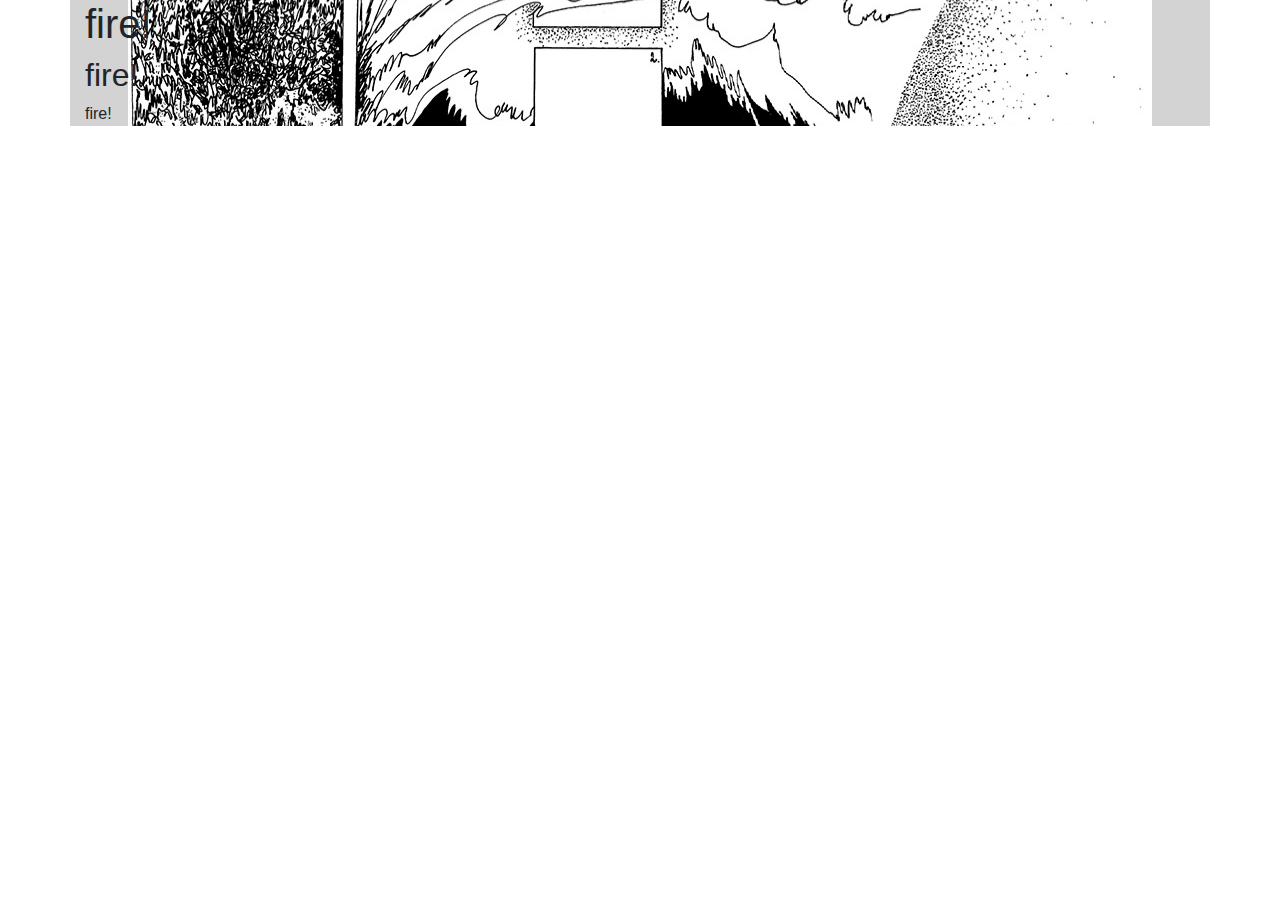
<file: index.html>
<!DOCTYPE html>
<html lang="ru">
  <head>
   <!-- Required meta tags -->
    <meta charset="utf-8">
    <meta name="viewport" content="width=device-width, initial-scale=1, shrink-to-fit=no">
    
    <!-- Bootstrap CSS -->
    <link rel="stylesheet" href="https://stackpath.bootstrapcdn.com/bootstrap/4.3.1/css/bootstrap.min.css" integrity="sha384-ggOyR0iXCbMQv3Xipma34MD+dH/1fQ784/j6cY/iJTQUOhcWr7x9JvoRxT2MZw1T" crossorigin="anonymous">
    
    <!-- Custom CSS -->
    <link rel="stylesheet" href="css/style.css">
    
    <title>Fajro</title>
    
  </head>
  <body>

	<div class="container" style="background-color:lightgray">      
      
	<div class="pic03">
		<h1>fire!</h1>
      	<h2>fire!</h2>
      	<p>fire!</p>
      
      </div>

    </div>
    
<script src="https://code.jquery.com/jquery-3.3.1.slim.min.js" integrity="sha384-q8i/X+965DzO0rT7abK41JStQIAqVgRVzpbzo5smXKp4YfRvH+8abtTE1Pi6jizo" crossorigin="anonymous"></script>
<script src="https://cdnjs.cloudflare.com/ajax/libs/popper.js/1.14.7/umd/popper.min.js" integrity="sha384-UO2eT0CpHqdSJQ6hJty5KVphtPhzWj9WO1clHTMGa3JDZwrnQq4sF86dIHNDz0W1" crossorigin="anonymous"></script>
<script src="https://stackpath.bootstrapcdn.com/bootstrap/4.3.1/js/bootstrap.min.js" integrity="sha384-JjSmVgyd0p3pXB1rRibZUAYoIIy6OrQ6VrjIEaFf/nJGzIxFDsf4x0xIM+B07jRM" crossorigin="anonymous"></script>
  </body>
</html>
</file>
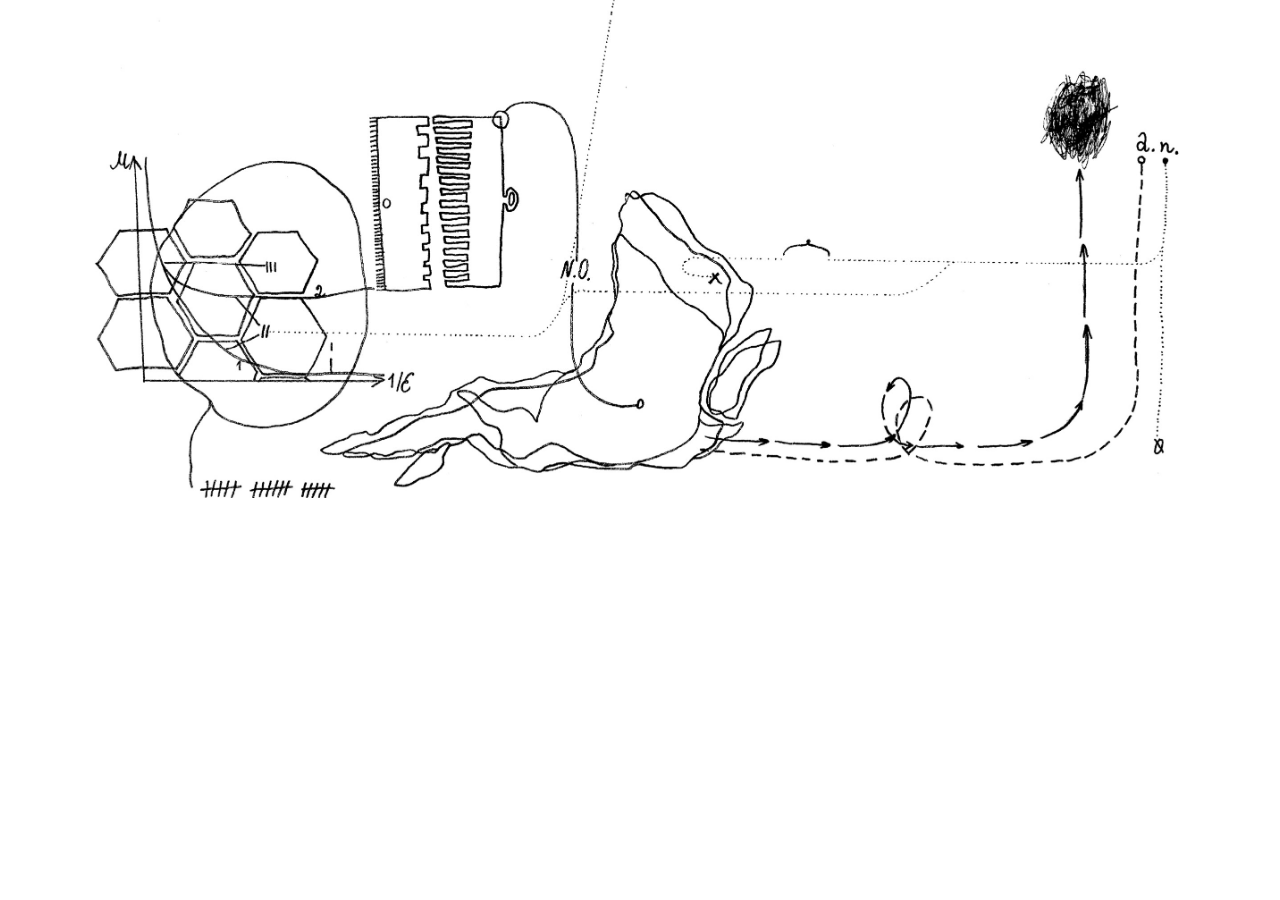
<file: diagram_h.html>
<!DOCTYPE html>
<html lang="en">
  <head>
    <meta charset="UTF-8">
    <meta http-equiv="X-UA-Compatible" content="IE=edge">
    <meta name="viewport" content="width=device-width, initial-scale=1">
    <title>Карта не уменьшаемая после 800 px</title>

    <!-- Bootstrap -->
    <link href="css/bootstrap.css" rel="stylesheet">
    <link href="css/style.css" rel="stylesheet" type="text/css">
  </head>
  <body>
<div class="container">
	<div class="diagram">
	<img src="images/katya_diagram.jpg" width="100%" alt=""/>
	</div>
	</div>
	
<!-- jQuery (necessary for Bootstrap's JavaScript plugins) --> 
    <script src="js/jquery-3.2.1.min.js"></script>

    <!-- Include all compiled plugins (below), or include individual files as needed --> 
    <script src="js/popper.min.js"></script>
    <script src="js/bootstrap.js"></script>
  </body>
</html>
</file>
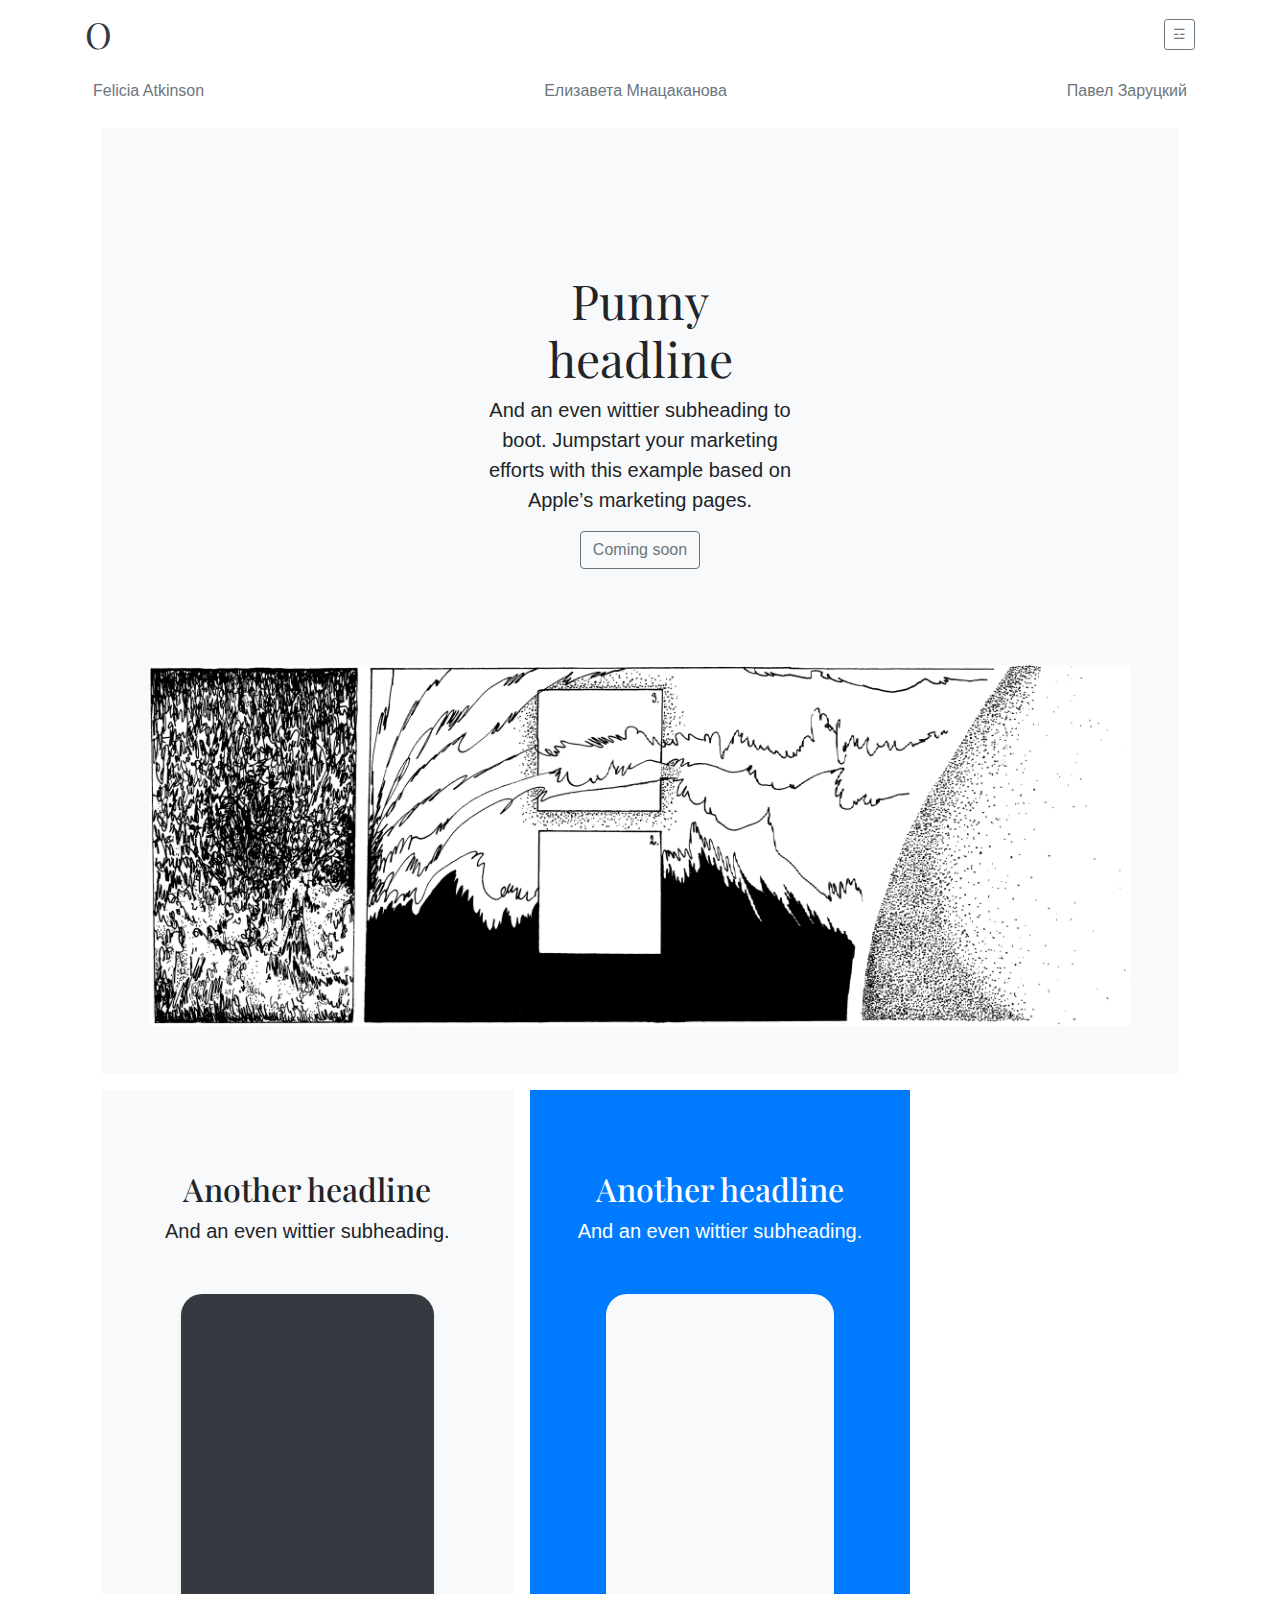
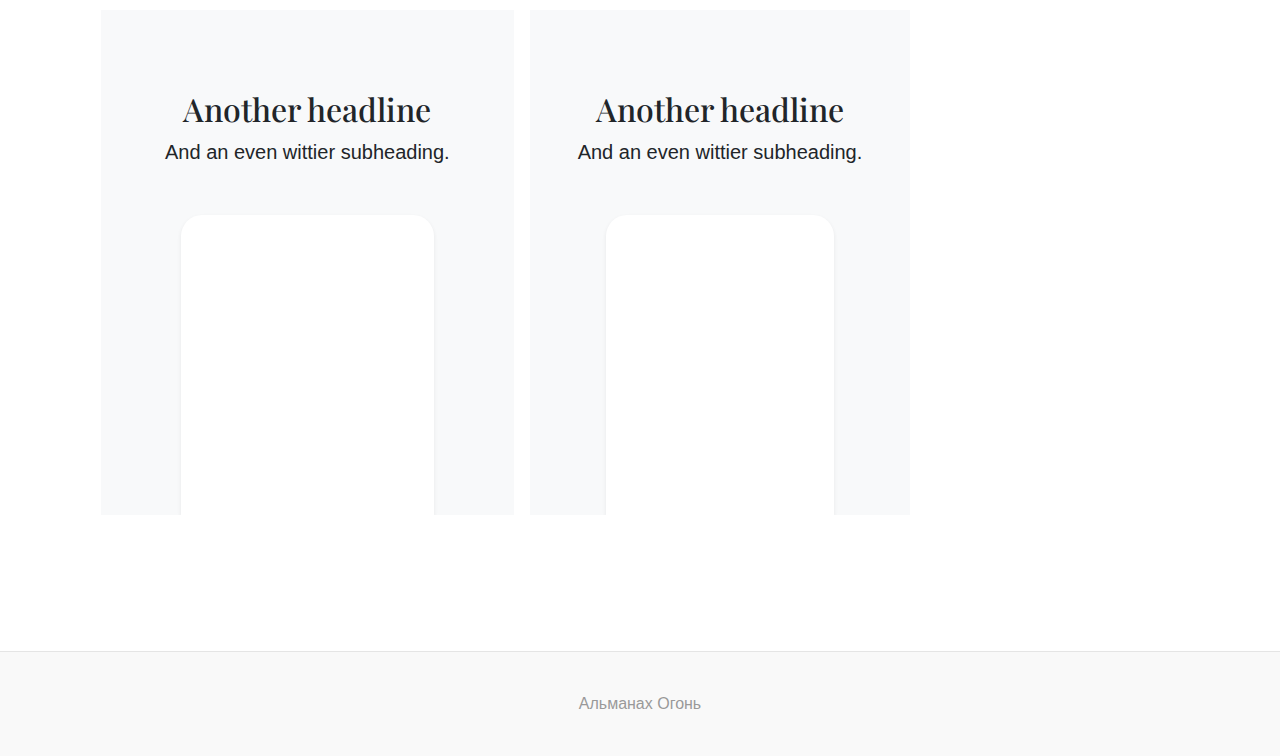
<file: firstpage.html>
<!doctype html>
<html lang="en">
  <head>
    <meta charset="utf-8">
    <meta name="viewport" content="width=device-width, initial-scale=1, shrink-to-fit=no">
    <meta name="description" content="">
    <meta name="author" content="MxPxFx, Ian Kurba, Катя Хасина, holistic agency, Альманах Огонь">
    <title>Альманах Огонь</title>


    <!-- Bootstrap core CSS -->
<link href="css/bootstrap.min.css" rel="stylesheet">

<link href="css/style.css" rel="stylesheet">


    <style>
      .bd-placeholder-img {
        font-size: 1.125rem;
        text-anchor: middle;
        -webkit-user-select: none;
        -moz-user-select: none;
        -ms-user-select: none;
        user-select: none;
      }

      @media (min-width: 768px) {
        .bd-placeholder-img-lg {
          font-size: 3.5rem;
        }
      }
    </style>
    <!-- Custom styles for this template -->
    <link href="https://fonts.googleapis.com/css?family=Playfair+Display:700,900" rel="stylesheet">
    <!-- Custom styles for this template -->
    <link href="css/blog.css" rel="stylesheet">
    
    
  </head>
  <body>
    <div class="container">
  <header class="blog-header py-3">
    <div class="row flex-nowrap justify-content-between align-items-center">
      <div class="col-4 text-left">
        <a class="blog-header-logo text-dark" href="#">O</a>
      </div>
      <div class="col-4 d-flex justify-content-end align-items-center">
        <a class="btn btn-sm btn-outline-secondary" href="#"> ☲ </a>
      </div>
    </div>
  </header>

  <div class="nav-scroller py-1 mb-2">
    <nav class="nav d-flex justify-content-between">
      <a class="p-2 text-muted" href="#">Felicia Atkinson</a>
      <a class="p-2 text-muted" href="#">Елизавета Мнацаканова</a>
      <a class="p-2 text-muted" href="#">Павел Заруцкий</a>

    </nav>
  </div>




<div class="position-relative overflow-hidden p-3 p-md-5 m-md-3 text-center bg-light">
  <div class="col-md-5 p-lg-5 mx-auto my-5">
    <h1 class="display-4 font-weight-normal">Punny headline</h1>
    <p class="lead font-weight-normal">And an even wittier subheading to boot. Jumpstart your marketing efforts with this example based on Apple’s marketing pages.</p>
    <a class="btn btn-outline-secondary" href="#">Coming soon</a>
  </div>
  <div class="product-device d-none d-md-block"><img src="images/pic03_1024x2.jpg" class="d-block w-100" alt=""/></div>
  <div class="product-device product-device-2 d-none d-md-block"></div>
</div>
	
	
<div class="d-md-flex flex-md-equal w-100 my-md-3 pl-md-3">
  <div class="bg-light mr-md-3 pt-3 px-3 pt-md-5 px-md-5 text-center overflow-hidden">
    <div class="my-3 p-3">
      <h2 class="display-5">Another headline</h2>
      <p class="lead">And an even wittier subheading.</p>
    </div>
    <div class="bg-dark shadow-sm mx-auto" style="width: 80%; height: 300px; border-radius: 21px 21px 0 0;"></div>
  </div>
  <div class="bg-primary mr-md-3 pt-3 px-3 pt-md-5 px-md-5 text-center text-white overflow-hidden">
    <div class="my-3 py-3">
      <h2 class="display-5">Another headline</h2>
      <p class="lead">And an even wittier subheading.</p>
    </div>
    <div class="bg-light shadow-sm mx-auto" style="width: 80%; height: 300px; border-radius: 21px 21px 0 0;"></div>
  </div>
</div>	
	
<div class="d-md-flex flex-md-equal w-100 my-md-3 pl-md-3">
  <div class="bg-light mr-md-3 pt-3 px-3 pt-md-5 px-md-5 text-center overflow-hidden">
    <div class="my-3 p-3">
      <h2 class="display-5">Another headline</h2>
      <p class="lead">And an even wittier subheading.</p>
    </div>
    <div class="bg-white shadow-sm mx-auto" style="width: 80%; height: 300px; border-radius: 21px 21px 0 0;"></div>
  </div>
  <div class="bg-light mr-md-3 pt-3 px-3 pt-md-5 px-md-5 text-center overflow-hidden">
    <div class="my-3 py-3">
      <h2 class="display-5">Another headline</h2>
      <p class="lead">And an even wittier subheading.</p>
    </div>
    <div class="bg-white shadow-sm mx-auto" style="width: 80%; height: 300px; border-radius: 21px 21px 0 0;"></div>
  </div>
</div>
  
  		
  						<br><br><br><br><br>

  
</div>

<main role="main" class="container"> <!-- /.row -->

</main><!-- /.container -->

<footer class="blog-footer">
  <p>Альманах Огонь</p>
</footer>
</body>
</html>
</file>
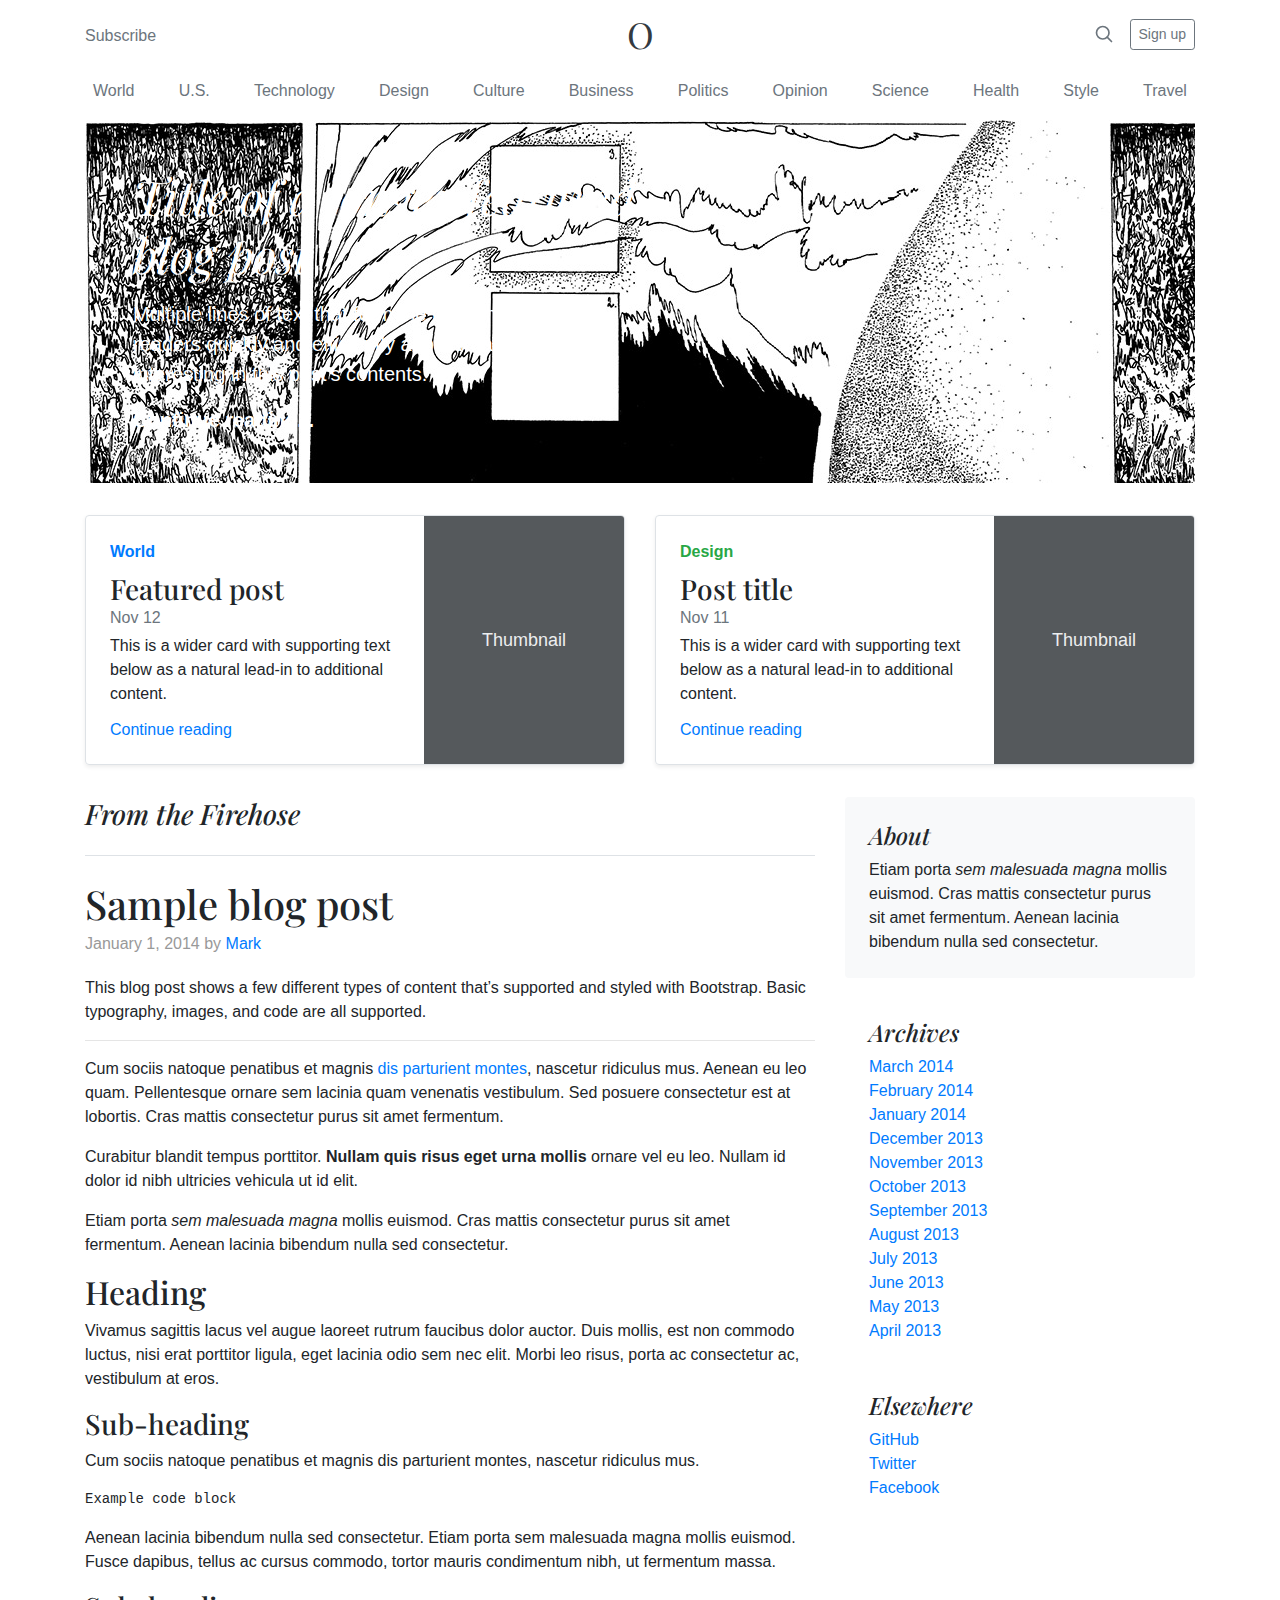
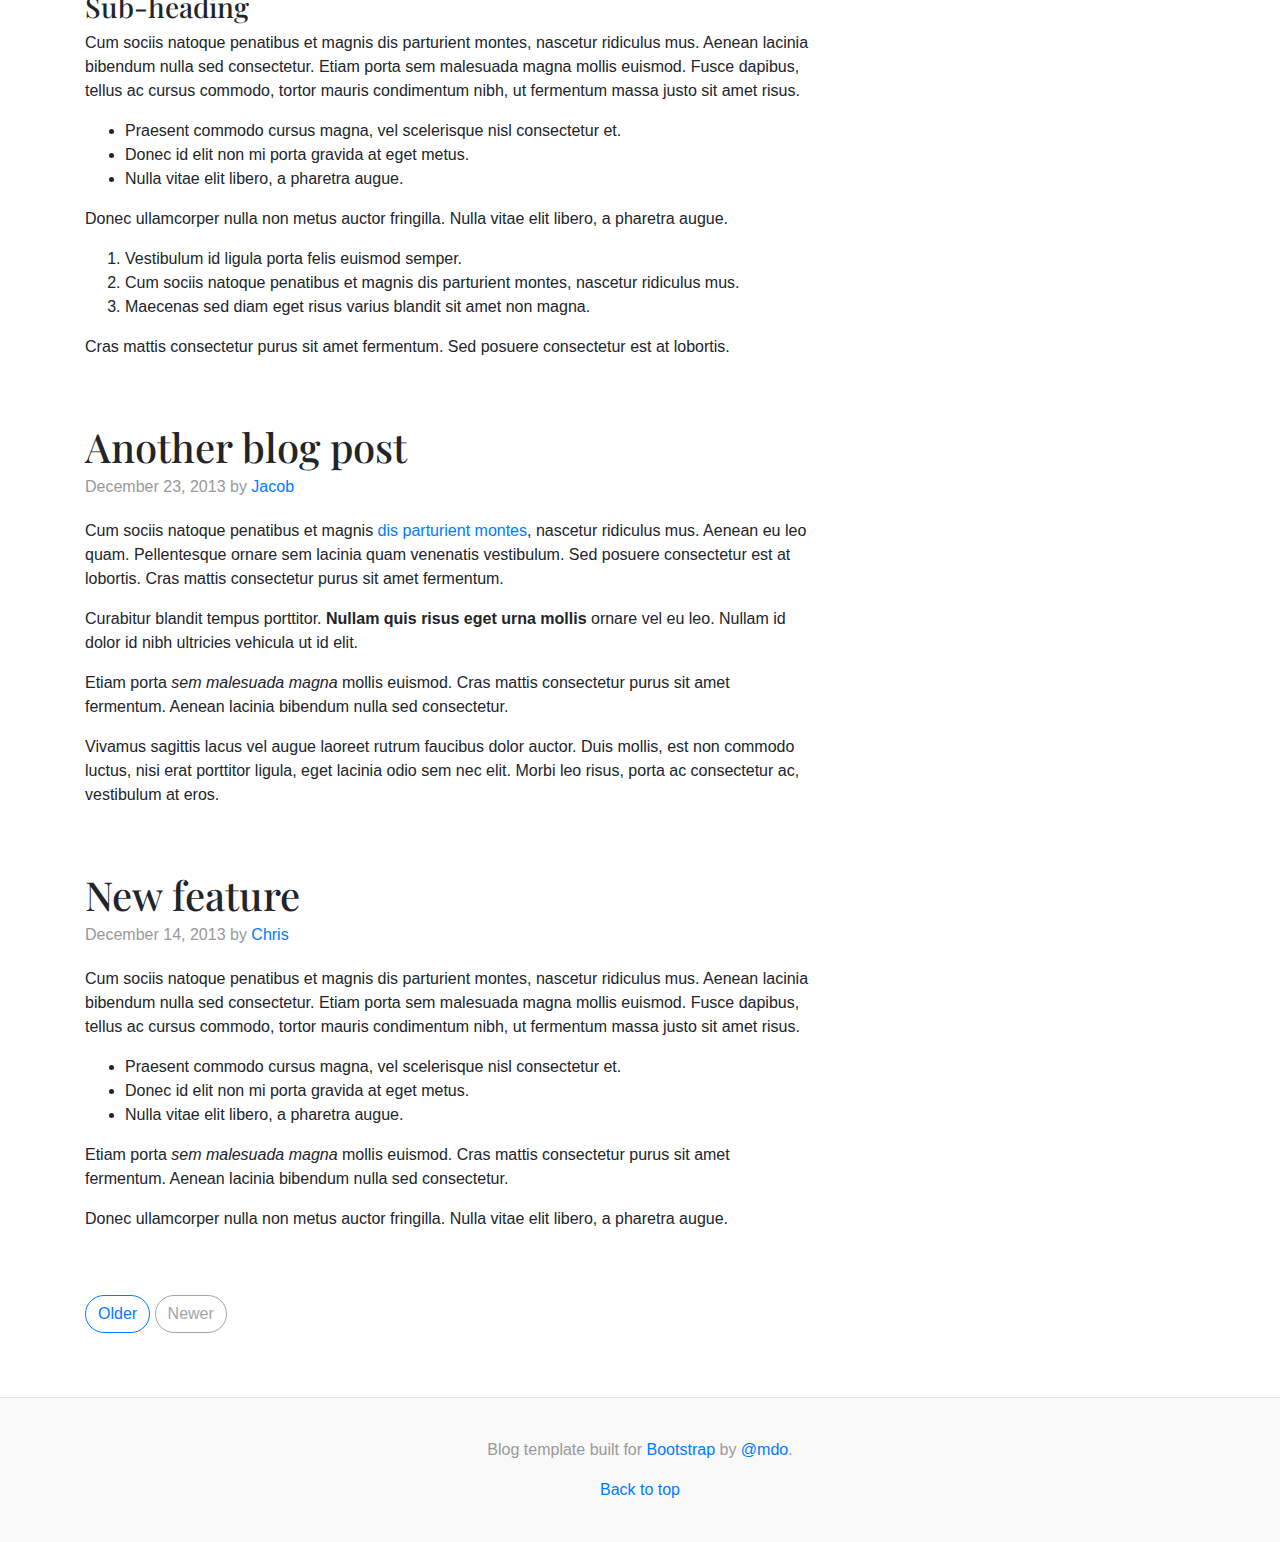
<file: firstpage_BU.html>
<!doctype html>
<html lang="en">
  <head>
    <meta charset="utf-8">
    <meta name="viewport" content="width=device-width, initial-scale=1, shrink-to-fit=no">
    <meta name="description" content="">
    <meta name="author" content="MxPxFx, Ian Kurba, Катя Хасина, holistic agency, Альманах Огонь">
    <title>Альманах Огонь</title>


    <!-- Bootstrap core CSS -->
<link href="css/bootstrap.min.css" rel="stylesheet">

<link href="css/style.css" rel="stylesheet">


    <style>
      .bd-placeholder-img {
        font-size: 1.125rem;
        text-anchor: middle;
        -webkit-user-select: none;
        -moz-user-select: none;
        -ms-user-select: none;
        user-select: none;
      }

      @media (min-width: 768px) {
        .bd-placeholder-img-lg {
          font-size: 3.5rem;
        }
      }
    </style>
    <!-- Custom styles for this template -->
    <link href="https://fonts.googleapis.com/css?family=Playfair+Display:700,900" rel="stylesheet">
    <!-- Custom styles for this template -->
    <link href="css/blog.css" rel="stylesheet">
    
    
  </head>
  <body>
    <div class="container">
  <header class="blog-header py-3">
    <div class="row flex-nowrap justify-content-between align-items-center">
      <div class="col-4 pt-1">
        <a class="text-muted" href="#">Subscribe</a>
      </div>
      <div class="col-4 text-center">
        <a class="blog-header-logo text-dark" href="#">O</a>
      </div>
      <div class="col-4 d-flex justify-content-end align-items-center">
        <a class="text-muted" href="#">
          <svg xmlns="http://www.w3.org/2000/svg" width="20" height="20" fill="none" stroke="currentColor" stroke-linecap="round" stroke-linejoin="round" stroke-width="2" class="mx-3" role="img" viewBox="0 0 24 24" focusable="false"><title>Search</title><circle cx="10.5" cy="10.5" r="7.5"/><path d="M21 21l-5.2-5.2"/></svg>
        </a>
        <a class="btn btn-sm btn-outline-secondary" href="#">Sign up</a>
      </div>
    </div>
  </header>

  <div class="nav-scroller py-1 mb-2">
    <nav class="nav d-flex justify-content-between">
      <a class="p-2 text-muted" href="#">World</a>
      <a class="p-2 text-muted" href="#">U.S.</a>
      <a class="p-2 text-muted" href="#">Technology</a>
      <a class="p-2 text-muted" href="#">Design</a>
      <a class="p-2 text-muted" href="#">Culture</a>
      <a class="p-2 text-muted" href="#">Business</a>
      <a class="p-2 text-muted" href="#">Politics</a>
      <a class="p-2 text-muted" href="#">Opinion</a>
      <a class="p-2 text-muted" href="#">Science</a>
      <a class="p-2 text-muted" href="#">Health</a>
      <a class="p-2 text-muted" href="#">Style</a>
      <a class="p-2 text-muted" href="#">Travel</a>
    </nav>
  </div>

  <div class="jumbotron p-4 p-md-5 text-white rounded bg-dark max00img">
    <div class="col-md-6 px-0">
      <h1 class="display-4 font-italic">Title of a longer featured blog post</h1>
      <p class="lead my-3">Multiple lines of text that form the lede, informing new readers quickly and efficiently about what’s most interesting in this post’s contents.</p>
      <p class="lead mb-0"><a href="#" class="text-white font-weight-bold">Continue reading...</a></p>
    </div>
  </div>

  <div class="row mb-2">
    <div class="col-md-6">
      <div class="row no-gutters border rounded overflow-hidden flex-md-row mb-4 shadow-sm h-md-250 position-relative">
        <div class="col p-4 d-flex flex-column position-static">
          <strong class="d-inline-block mb-2 text-primary">World</strong>
          <h3 class="mb-0">Featured post</h3>
          <div class="mb-1 text-muted">Nov 12</div>
          <p class="card-text mb-auto">This is a wider card with supporting text below as a natural lead-in to additional content.</p>
          <a href="#" class="stretched-link">Continue reading</a>
        </div>
        <div class="col-auto d-none d-lg-block">
          <svg class="bd-placeholder-img" width="200" height="250" xmlns="http://www.w3.org/2000/svg" preserveAspectRatio="xMidYMid slice" focusable="false" role="img" aria-label="Placeholder: Thumbnail"><title>Placeholder</title><rect width="100%" height="100%" fill="#55595c"/><text x="50%" y="50%" fill="#eceeef" dy=".3em">Thumbnail</text></svg>
        </div>
      </div>
    </div>
    <div class="col-md-6">
      <div class="row no-gutters border rounded overflow-hidden flex-md-row mb-4 shadow-sm h-md-250 position-relative">
        <div class="col p-4 d-flex flex-column position-static">
          <strong class="d-inline-block mb-2 text-success">Design</strong>
          <h3 class="mb-0">Post title</h3>
          <div class="mb-1 text-muted">Nov 11</div>
          <p class="mb-auto">This is a wider card with supporting text below as a natural lead-in to additional content.</p>
          <a href="#" class="stretched-link">Continue reading</a>
        </div>
        <div class="col-auto d-none d-lg-block">
          <svg class="bd-placeholder-img" width="200" height="250" xmlns="http://www.w3.org/2000/svg" preserveAspectRatio="xMidYMid slice" focusable="false" role="img" aria-label="Placeholder: Thumbnail"><title>Placeholder</title><rect width="100%" height="100%" fill="#55595c"/><text x="50%" y="50%" fill="#eceeef" dy=".3em">Thumbnail</text></svg>
        </div>
      </div>
    </div>
  </div>
</div>

<main role="main" class="container">
  <div class="row">
    <div class="col-md-8 blog-main">
      <h3 class="pb-4 mb-4 font-italic border-bottom">
        From the Firehose
      </h3>

      <div class="blog-post">
        <h2 class="blog-post-title">Sample blog post</h2>
        <p class="blog-post-meta">January 1, 2014 by <a href="#">Mark</a></p>

        <p>This blog post shows a few different types of content that’s supported and styled with Bootstrap. Basic typography, images, and code are all supported.</p>
        <hr>
        <p>Cum sociis natoque penatibus et magnis <a href="#">dis parturient montes</a>, nascetur ridiculus mus. Aenean eu leo quam. Pellentesque ornare sem lacinia quam venenatis vestibulum. Sed posuere consectetur est at lobortis. Cras mattis consectetur purus sit amet fermentum.</p>
        <blockquote>
          <p>Curabitur blandit tempus porttitor. <strong>Nullam quis risus eget urna mollis</strong> ornare vel eu leo. Nullam id dolor id nibh ultricies vehicula ut id elit.</p>
        </blockquote>
        <p>Etiam porta <em>sem malesuada magna</em> mollis euismod. Cras mattis consectetur purus sit amet fermentum. Aenean lacinia bibendum nulla sed consectetur.</p>
        <h2>Heading</h2>
        <p>Vivamus sagittis lacus vel augue laoreet rutrum faucibus dolor auctor. Duis mollis, est non commodo luctus, nisi erat porttitor ligula, eget lacinia odio sem nec elit. Morbi leo risus, porta ac consectetur ac, vestibulum at eros.</p>
        <h3>Sub-heading</h3>
        <p>Cum sociis natoque penatibus et magnis dis parturient montes, nascetur ridiculus mus.</p>
        <pre><code>Example code block</code></pre>
        <p>Aenean lacinia bibendum nulla sed consectetur. Etiam porta sem malesuada magna mollis euismod. Fusce dapibus, tellus ac cursus commodo, tortor mauris condimentum nibh, ut fermentum massa.</p>
        <h3>Sub-heading</h3>
        <p>Cum sociis natoque penatibus et magnis dis parturient montes, nascetur ridiculus mus. Aenean lacinia bibendum nulla sed consectetur. Etiam porta sem malesuada magna mollis euismod. Fusce dapibus, tellus ac cursus commodo, tortor mauris condimentum nibh, ut fermentum massa justo sit amet risus.</p>
        <ul>
          <li>Praesent commodo cursus magna, vel scelerisque nisl consectetur et.</li>
          <li>Donec id elit non mi porta gravida at eget metus.</li>
          <li>Nulla vitae elit libero, a pharetra augue.</li>
        </ul>
        <p>Donec ullamcorper nulla non metus auctor fringilla. Nulla vitae elit libero, a pharetra augue.</p>
        <ol>
          <li>Vestibulum id ligula porta felis euismod semper.</li>
          <li>Cum sociis natoque penatibus et magnis dis parturient montes, nascetur ridiculus mus.</li>
          <li>Maecenas sed diam eget risus varius blandit sit amet non magna.</li>
        </ol>
        <p>Cras mattis consectetur purus sit amet fermentum. Sed posuere consectetur est at lobortis.</p>
      </div><!-- /.blog-post -->

      <div class="blog-post">
        <h2 class="blog-post-title">Another blog post</h2>
        <p class="blog-post-meta">December 23, 2013 by <a href="#">Jacob</a></p>

        <p>Cum sociis natoque penatibus et magnis <a href="#">dis parturient montes</a>, nascetur ridiculus mus. Aenean eu leo quam. Pellentesque ornare sem lacinia quam venenatis vestibulum. Sed posuere consectetur est at lobortis. Cras mattis consectetur purus sit amet fermentum.</p>
        <blockquote>
          <p>Curabitur blandit tempus porttitor. <strong>Nullam quis risus eget urna mollis</strong> ornare vel eu leo. Nullam id dolor id nibh ultricies vehicula ut id elit.</p>
        </blockquote>
        <p>Etiam porta <em>sem malesuada magna</em> mollis euismod. Cras mattis consectetur purus sit amet fermentum. Aenean lacinia bibendum nulla sed consectetur.</p>
        <p>Vivamus sagittis lacus vel augue laoreet rutrum faucibus dolor auctor. Duis mollis, est non commodo luctus, nisi erat porttitor ligula, eget lacinia odio sem nec elit. Morbi leo risus, porta ac consectetur ac, vestibulum at eros.</p>
      </div><!-- /.blog-post -->

      <div class="blog-post">
        <h2 class="blog-post-title">New feature</h2>
        <p class="blog-post-meta">December 14, 2013 by <a href="#">Chris</a></p>

        <p>Cum sociis natoque penatibus et magnis dis parturient montes, nascetur ridiculus mus. Aenean lacinia bibendum nulla sed consectetur. Etiam porta sem malesuada magna mollis euismod. Fusce dapibus, tellus ac cursus commodo, tortor mauris condimentum nibh, ut fermentum massa justo sit amet risus.</p>
        <ul>
          <li>Praesent commodo cursus magna, vel scelerisque nisl consectetur et.</li>
          <li>Donec id elit non mi porta gravida at eget metus.</li>
          <li>Nulla vitae elit libero, a pharetra augue.</li>
        </ul>
        <p>Etiam porta <em>sem malesuada magna</em> mollis euismod. Cras mattis consectetur purus sit amet fermentum. Aenean lacinia bibendum nulla sed consectetur.</p>
        <p>Donec ullamcorper nulla non metus auctor fringilla. Nulla vitae elit libero, a pharetra augue.</p>
      </div><!-- /.blog-post -->

      <nav class="blog-pagination">
        <a class="btn btn-outline-primary" href="#">Older</a>
        <a class="btn btn-outline-secondary disabled" href="#" tabindex="-1" aria-disabled="true">Newer</a>
      </nav>

    </div><!-- /.blog-main -->

    <aside class="col-md-4 blog-sidebar">
      <div class="p-4 mb-3 bg-light rounded">
        <h4 class="font-italic">About</h4>
        <p class="mb-0">Etiam porta <em>sem malesuada magna</em> mollis euismod. Cras mattis consectetur purus sit amet fermentum. Aenean lacinia bibendum nulla sed consectetur.</p>
      </div>

      <div class="p-4">
        <h4 class="font-italic">Archives</h4>
        <ol class="list-unstyled mb-0">
          <li><a href="#">March 2014</a></li>
          <li><a href="#">February 2014</a></li>
          <li><a href="#">January 2014</a></li>
          <li><a href="#">December 2013</a></li>
          <li><a href="#">November 2013</a></li>
          <li><a href="#">October 2013</a></li>
          <li><a href="#">September 2013</a></li>
          <li><a href="#">August 2013</a></li>
          <li><a href="#">July 2013</a></li>
          <li><a href="#">June 2013</a></li>
          <li><a href="#">May 2013</a></li>
          <li><a href="#">April 2013</a></li>
        </ol>
      </div>

      <div class="p-4">
        <h4 class="font-italic">Elsewhere</h4>
        <ol class="list-unstyled">
          <li><a href="#">GitHub</a></li>
          <li><a href="#">Twitter</a></li>
          <li><a href="#">Facebook</a></li>
        </ol>
      </div>
    </aside><!-- /.blog-sidebar -->

  </div><!-- /.row -->

</main><!-- /.container -->

<footer class="blog-footer">
  <p>Blog template built for <a href="https://getbootstrap.com/">Bootstrap</a> by <a href="https://twitter.com/mdo">@mdo</a>.</p>
  <p>
    <a href="#">Back to top</a>
  </p>
</footer>
</body>
</html>
</file>
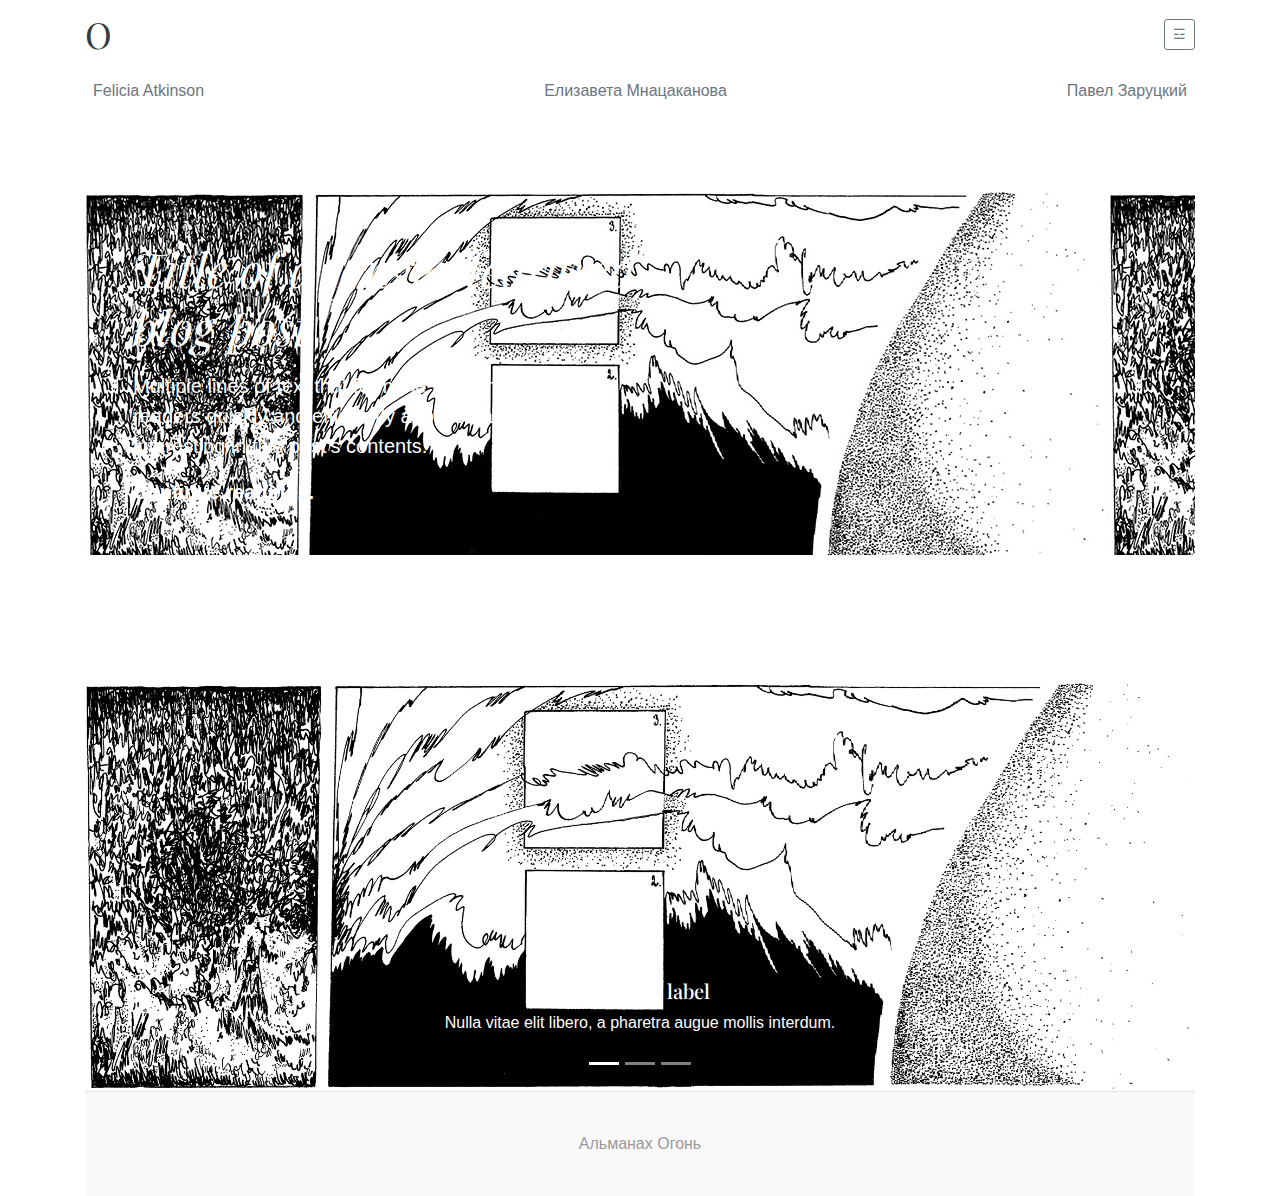
<file: firstpageBU2.html>
<!doctype html>
<html lang="en">
  <head>
    <meta charset="utf-8">
    <meta name="viewport" content="width=device-width, initial-scale=1, shrink-to-fit=no">
    <meta name="description" content="">
    <meta name="author" content="MxPxFx, Ian Kurba, Катя Хасина, holistic agency, Альманах Огонь">
    <title>Альманах Огонь</title>


    <!-- Bootstrap core CSS -->
<link href="css/bootstrap.min.css" rel="stylesheet">

<link href="css/style.css" rel="stylesheet">


    <style>
      .bd-placeholder-img {
        font-size: 1.125rem;
        text-anchor: middle;
        -webkit-user-select: none;
        -moz-user-select: none;
        -ms-user-select: none;
        user-select: none;
      }

      @media (min-width: 768px) {
        .bd-placeholder-img-lg {
          font-size: 3.5rem;
        }
      }
    </style>
    <!-- Custom styles for this template -->
    <link href="https://fonts.googleapis.com/css?family=Playfair+Display:700,900" rel="stylesheet">
    <!-- Custom styles for this template -->
    <link href="css/blog.css" rel="stylesheet">
    
    
  </head>
  <body>
    <div class="container">
  <header class="blog-header py-3">
    <div class="row flex-nowrap justify-content-between align-items-center">
      <div class="col-4 text-left">
        <a class="blog-header-logo text-dark" href="#">O</a>
      </div>
      <div class="col-4 d-flex justify-content-end align-items-center">
        <a class="btn btn-sm btn-outline-secondary" href="#"> ☲ </a>
      </div>
    </div>
  </header>

  <div class="nav-scroller py-1 mb-2">
    <nav class="nav d-flex justify-content-between">
      <a class="p-2 text-muted" href="#">Felicia Atkinson</a>
      <a class="p-2 text-muted" href="#">Елизавета Мнацаканова</a>
      <a class="p-2 text-muted" href="#">Павел Заруцкий</a>

    </nav>
  </div>


<br><br><br>
 
  <div class="jumbotron p-4 p-md-5 text-white rounded bg-dark max00img">
    <div class="col-md-6 px-0">
      <h1 class="display-4 font-italic">Title of a longer featured blog post</h1>
      <p class="lead my-3">Multiple lines of text that form the lede, informing new readers quickly and efficiently about what’s most interesting in this post’s contents.</p>
      <p class="lead mb-0"><a href="#" class="text-white font-weight-bold">Continue reading...</a></p>
    </div>
  </div>

<div class=""



		<br><br><br><br><br>

  
		<div class="bd-example">
  <div id="carouselExampleCaptions" class="carousel slide" data-ride="carousel">
    <ol class="carousel-indicators">
      <li data-target="#carouselExampleCaptions" data-slide-to="0" class="active"></li>
      <li data-target="#carouselExampleCaptions" data-slide-to="1"></li>
      <li data-target="#carouselExampleCaptions" data-slide-to="2"></li>
    </ol>
    <div class="carousel-inner">
      <div class="carousel-item active">
        <img src="images/pic03_1024x2.jpg" class="d-block w-100" alt="...">
        <div class="carousel-caption d-none d-md-block">
          <h5>First slide label</h5>
          <p>Nulla vitae elit libero, a pharetra augue mollis interdum.</p>
        </div>
      </div>
      <div class="carousel-item">
        <img src="images/pic02_1024x2.jpg" class="d-block w-100" alt="...">
        <div class="carousel-caption d-none d-md-block">
          <h5>Second slide label</h5>
          <p>Lorem ipsum dolor sit amet, consectetur adipiscing elit.</p>
        </div>
      </div>
      <div class="carousel-item">
        <img src="images/pic01_1024x2.jpg" class="d-block w-100" alt="...">
        <div class="carousel-caption d-none d-md-block">
          <h5>Third slide label</h5>
          <p>Praesent commodo cursus magna, vel scelerisque nisl consectetur.</p>
        </div>
      </div>
    </div>
  </div>
</div>
		
		
		
</div>
		

<main role="main" class="container"> <!-- /.row -->

</main><!-- /.container -->

<footer class="blog-footer">
  <p>Альманах Огонь</p>
</footer>
<script src="js/jquery-3.3.1.slim.min.js"></script>
      <script>window.jQuery || document.write('<script src="js/jquery-slim.min.js"><\/script>')</script><script src="js/bootstrap.bundle.min.js"></script>

</body>
</html>
</file>
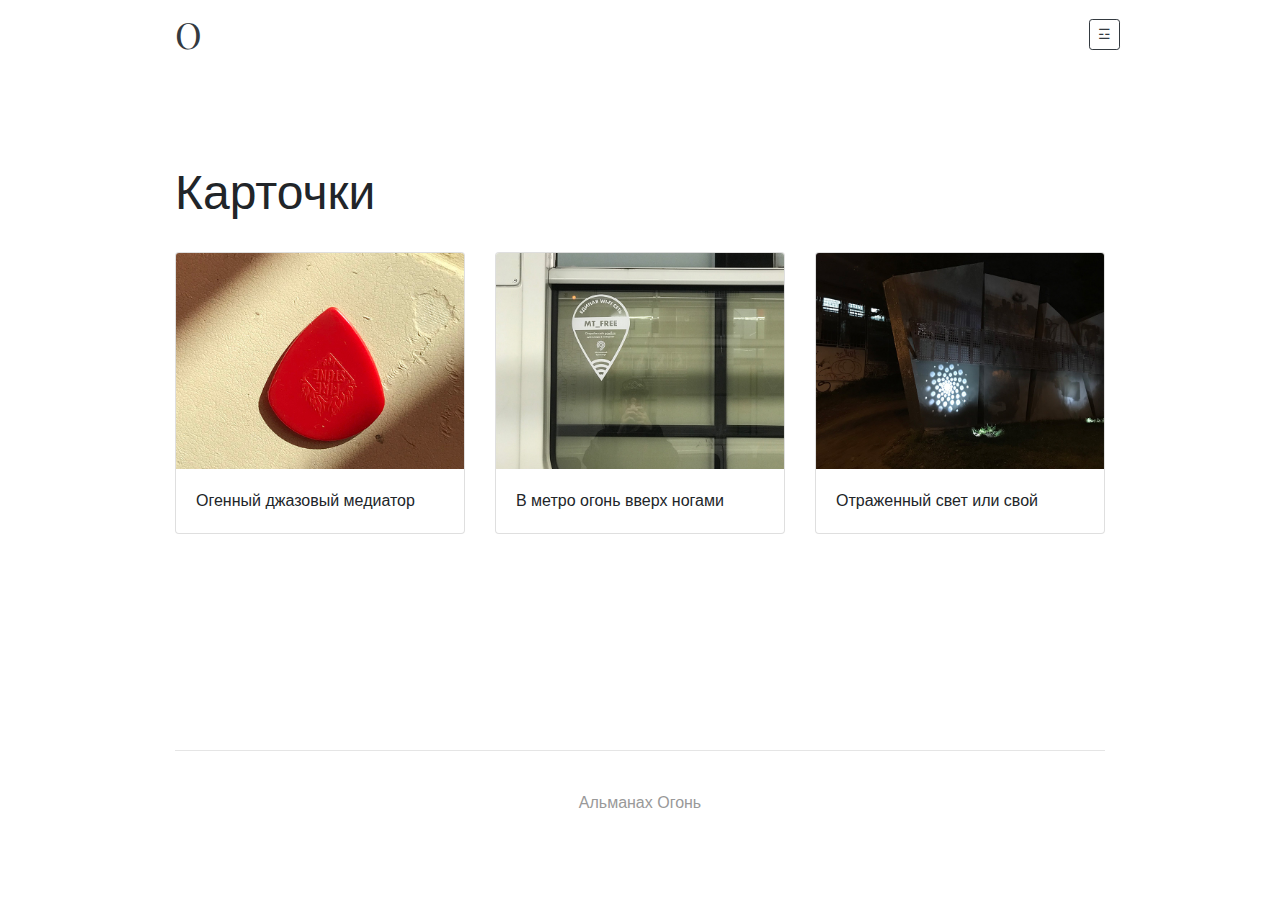
<file: mozaika.html>
<!doctype html>
<html lang="en">
  <head>
    <meta charset="utf-8">
    <meta name="viewport" content="width=device-width, initial-scale=1, shrink-to-fit=no">
    <meta name="description" content="">
    <meta name="author" content="MxPxFx, Ian Kurba, Катя Хасина, holistic agency, Альманах Огонь">
    <title>Огонь</title>
    
<link href="css/style.css" rel="stylesheet">
    <!-- Bootstrap core CSS -->
<link href="css/bootstrap.min.css" rel="stylesheet">


    <style>
      .bd-placeholder-img {
        font-size: 1.125rem;
        text-anchor: middle;
        -webkit-user-select: none;
        -moz-user-select: none;
        -ms-user-select: none;
        user-select: none;
      }

      @media (min-width: 768px) {
        .bd-placeholder-img-lg {
          font-size: 3.5rem;
        }
      }
    </style>
    <!-- Custom styles for this template -->
    <link href="css/product.css" rel="stylesheet">
    <!-- Custom styles for this template -->
    <link href="https://fonts.googleapis.com/css?family=Playfair+Display:700,900" rel="stylesheet">
    <!-- Custom styles for this template -->
    <link href="css/blog.css" rel="stylesheet">
    
  </head>
  <body>
   
<div class="container">
  <header class="blog-header py-3">
    <div class="row flex-nowrap justify-content-between align-items-center">
      <div class="col-4 text-left">
        <a class="blog-header-logo text-dark" href="start.html">O</a>
      </div>
      
      
      <div class="dropdown">
  <a class="btn btn-sm btn-outline-secondary btn-outline-dark" href="#" role="button" id="dropdownMenuLink" data-toggle="dropdown" aria-haspopup="true" aria-expanded="false">
    ☲
  </a>

  <div class="dropdown-menu dropdown-menu-right" aria-labelledby="dropdownMenuLink">
    <a class="dropdown-item" href="#">Кто мы</a>
    <a class="dropdown-item" href="#">Что это</a>
    <a class="dropdown-item" href="#">Что дальше</a>
  </div>
</div>
      
      
      
    </div>
  </header>
	
  <br><br><br><br>
  
  <div class="flex-row">
  <span class="display-4">Карточки</span>
  </div>

   <div class="flex-row">
    <div class="flex-column"><img src="images/spacer.gif" height="30" alt=""/></div>
   </div>

<div class="card-deck">
<div class="card" style="width: 18rem;">
  <img src="images/photo_IMG_3284_800.jpg" class="card-img-top" alt="...">
  <div class="card-body">
    <p class="card-text">Огенный джазовый медиатор</p>
  </div>
</div>
   
<div class="card" style="width: 18rem;">
  <img src="images/photo_IMG_3285_800.jpg" class="card-img-top" alt="...">
  <div class="card-body">
    <p class="card-text">В метро огонь вверх ногами</p>
  </div>
</div>   
   
<div class="card" style="width: 18rem;">
  <img src="images/photo_IMG_3287_800.jpg" class="card-img-top" alt="...">
  <div class="card-body">
    <p class="card-text">Отраженный свет или свой</p>
  </div>
</div>
</div>   
   
<br><br><br><br><br><br><br><br><br>
 
  
   
<footer class="blog-footer bg-transparent">
  <p>Альманах Огонь</p>
</footer>

</div>

<script src="js/jquery-3.3.1.slim.min.js"></script>
      <script>window.jQuery || document.write('<script src="js/jquery-slim.min.js"><\/script>')</script><script src="js/bootstrap.bundle.min.js"></script></body>
</html>
</file>
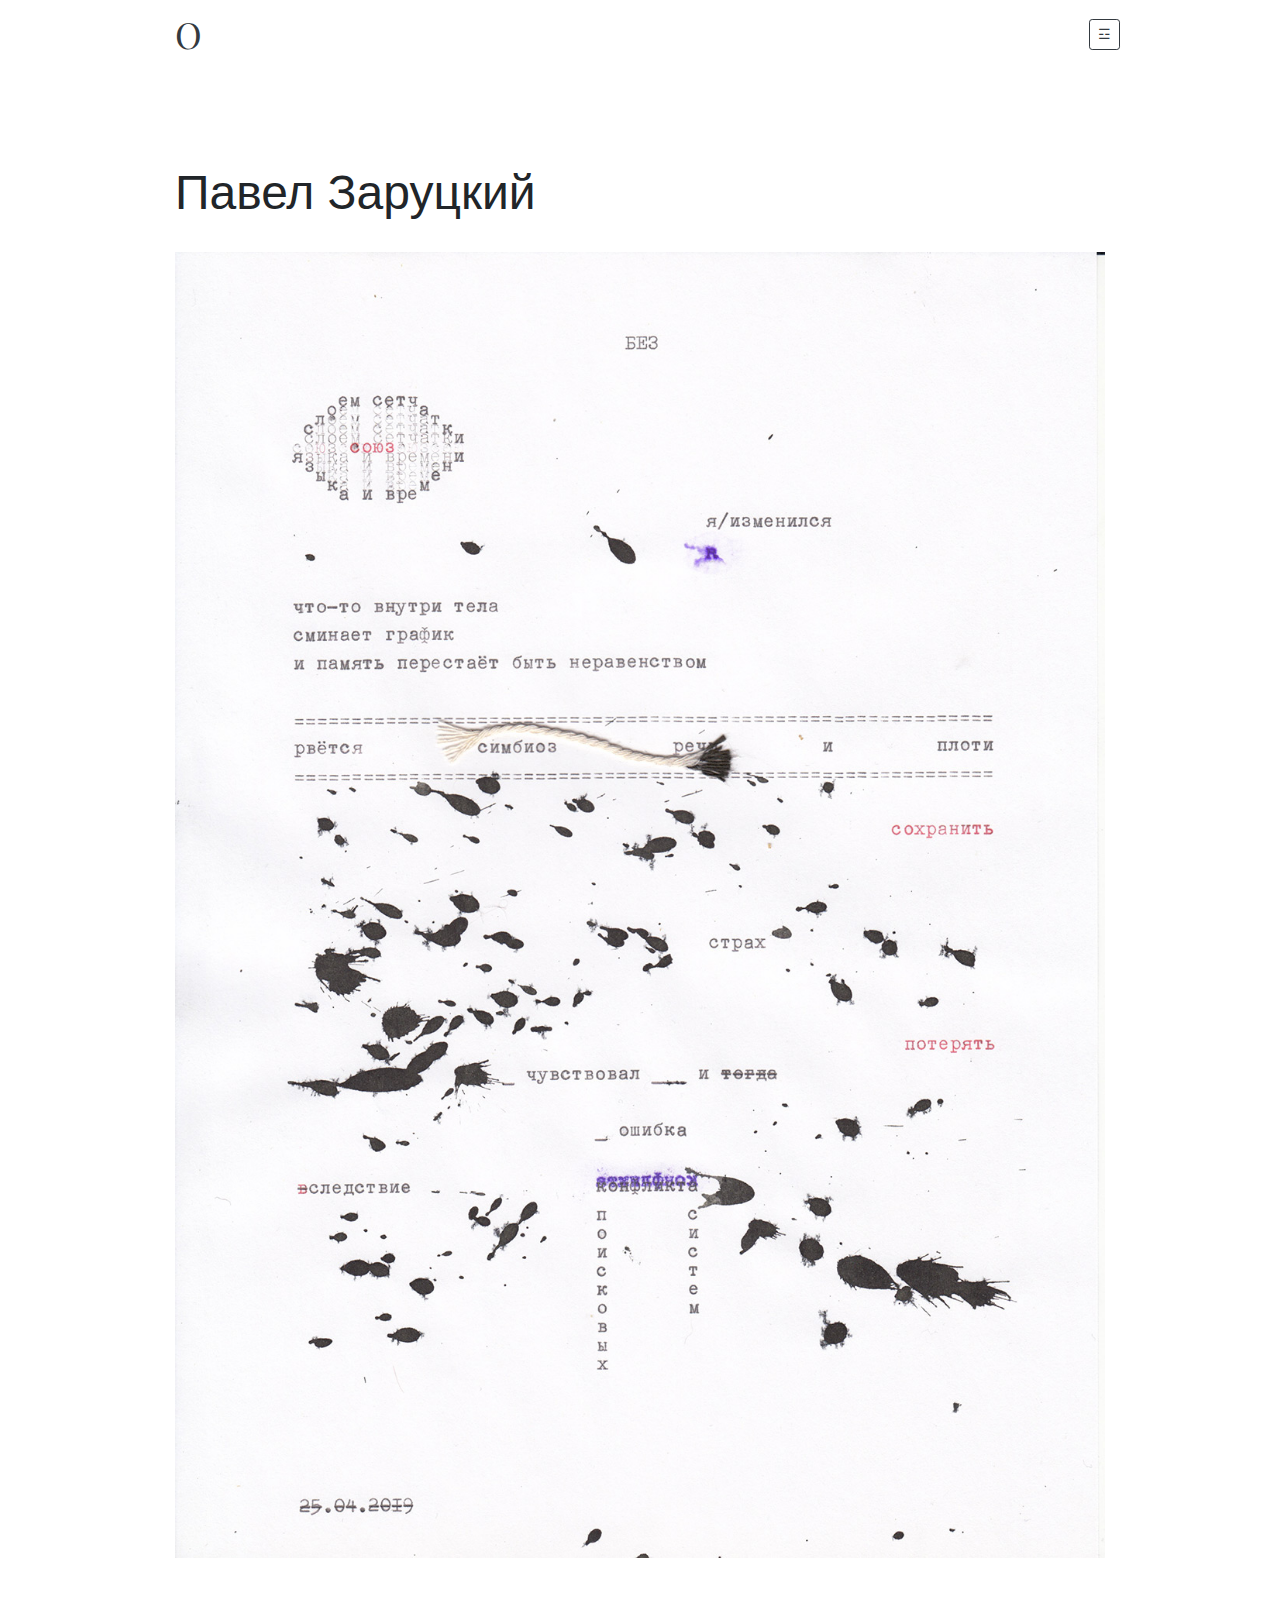
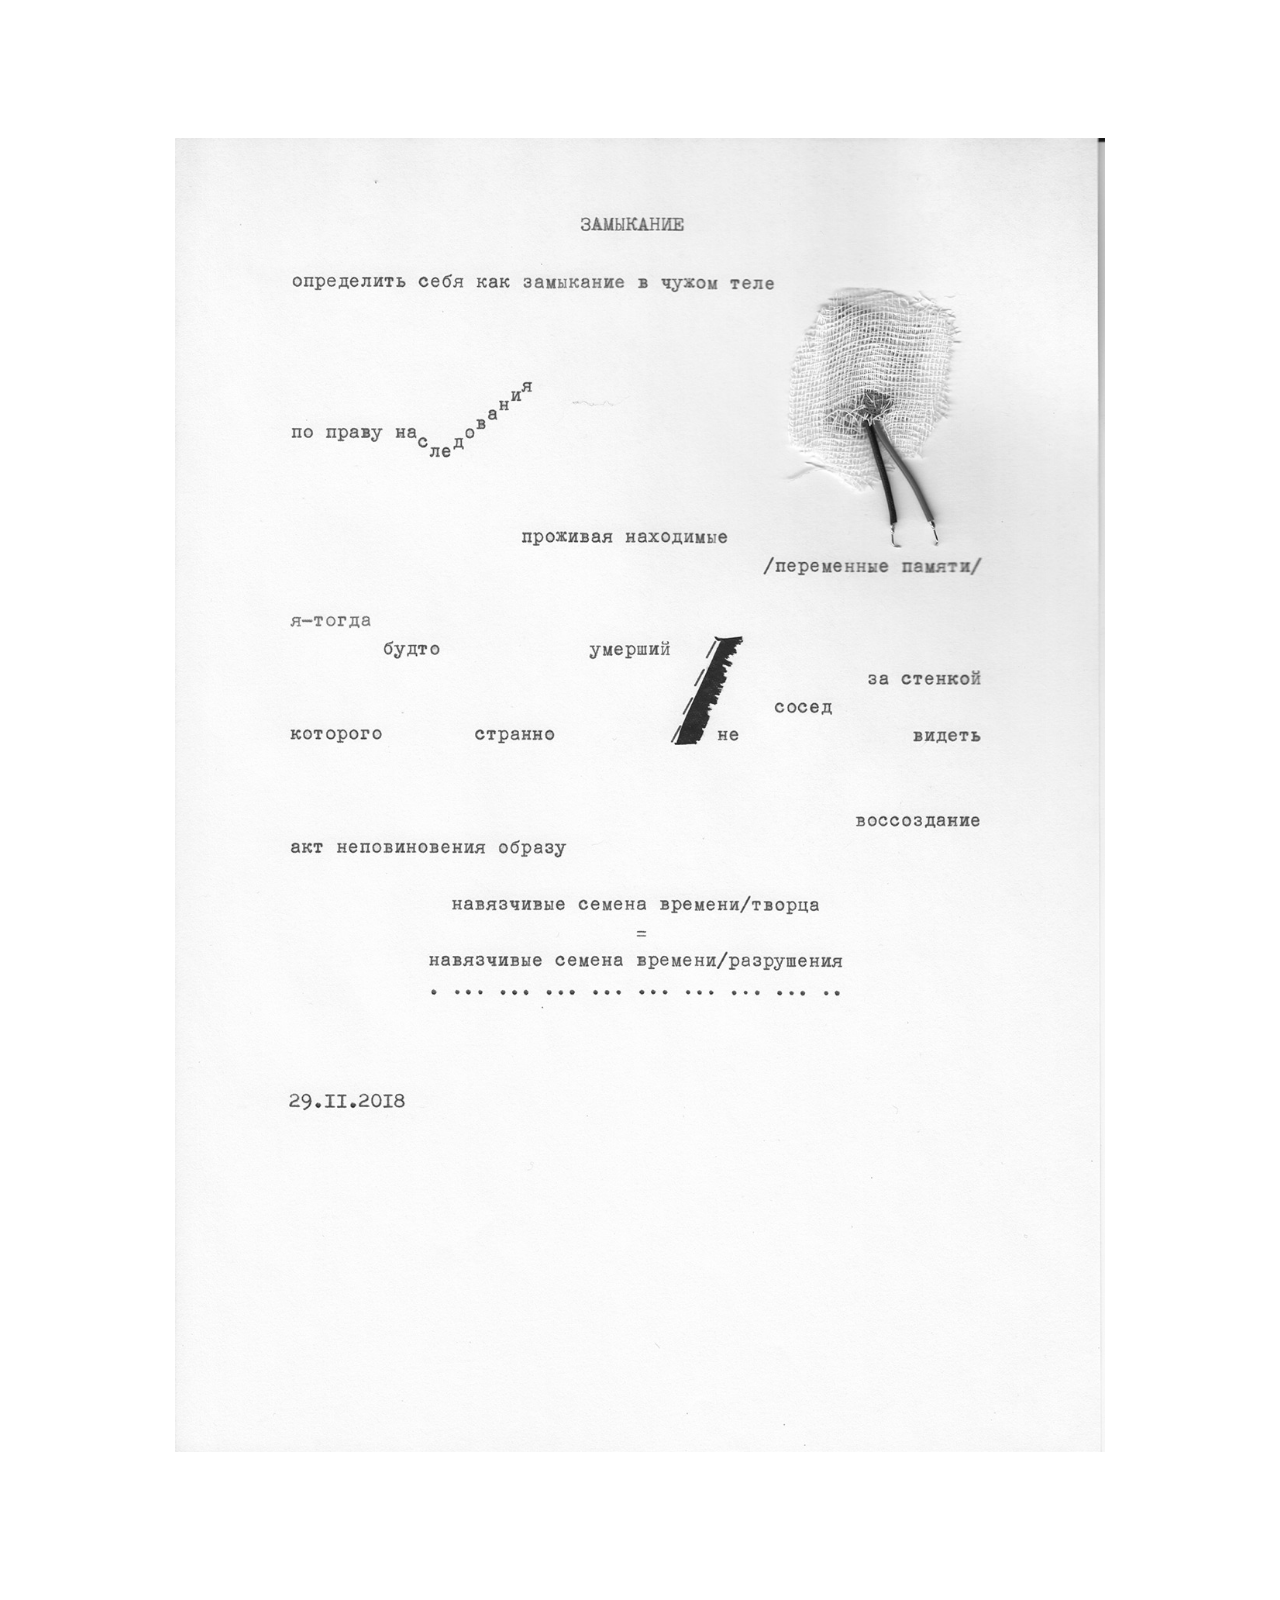
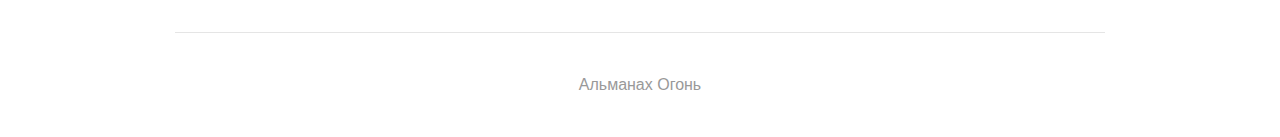
<file: pz.html>
<!doctype html>
<html lang="en">
  <head>
    <meta charset="utf-8">
    <meta name="viewport" content="width=device-width, initial-scale=1, shrink-to-fit=no">
    <meta name="description" content="">
    <meta name="author" content="MxPxFx, Ian Kurba, Катя Хасина, holistic agency, Альманах Огонь">
    <title>Огонь</title>
    
<link href="css/style.css" rel="stylesheet">
    <!-- Bootstrap core CSS -->
<link href="css/bootstrap.min.css" rel="stylesheet">


    <style>
      .bd-placeholder-img {
        font-size: 1.125rem;
        text-anchor: middle;
        -webkit-user-select: none;
        -moz-user-select: none;
        -ms-user-select: none;
        user-select: none;
      }

      @media (min-width: 768px) {
        .bd-placeholder-img-lg {
          font-size: 3.5rem;
        }
      }
    </style>
    <!-- Custom styles for this template -->
    <link href="css/product.css" rel="stylesheet">
    <!-- Custom styles for this template -->
    <link href="https://fonts.googleapis.com/css?family=Playfair+Display:700,900" rel="stylesheet">
    <!-- Custom styles for this template -->
    <link href="css/blog.css" rel="stylesheet">
    
  </head>
  <body>
   
<div class="container">
  <header class="blog-header py-3">
    <div class="row flex-nowrap justify-content-between align-items-center">
      <div class="col-4 text-left">
        <a class="blog-header-logo text-dark" href="start.html">O</a>
      </div>
      
      
      <div class="dropdown">
  <a class="btn btn-sm btn-outline-secondary btn-outline-dark" href="#" role="button" id="dropdownMenuLink" data-toggle="dropdown" aria-haspopup="true" aria-expanded="false">
    ☲
  </a>

  <div class="dropdown-menu dropdown-menu-right" aria-labelledby="dropdownMenuLink">
    <a class="dropdown-item" href="#">Кто мы</a>
    <a class="dropdown-item" href="mozaika.html">Что это</a>
    <a class="dropdown-item" href="#">Что дальше</a>
  </div>
</div>
      
      
      
    </div>
  </header>
	
  <br><br><br><br>
  
  <div class="flex-row">
  <span class="display-4">Павел Заруцкий</span>
  </div>

   <div class="flex-row">
    <div class="flex-column"><img src="images/spacer.gif" height="30" alt=""/></div>
   </div>

  <div class="flex-row">
  <img src="images/PZ_01_1200.jpg" class="w-100" alt=""/>
  </div>

   <div class="flex-row">
    <div class="flex-column"><img src="images/spacer.gif" height="180" alt=""/></div>
   </div>

  <div class="flex-row">
  <img src="images/PZ_01_E12_1200.jpg" class="w-100" alt=""/>
  </div>

   <div class="flex-row">
    <div class="flex-column"><img src="images/spacer.gif" height="180" alt=""/></div>
   </div>    
 
  
   
<footer class="blog-footer bg-transparent">
  <p>Альманах Огонь</p>
</footer>

</div>

<script src="js/jquery-3.3.1.slim.min.js"></script>
      <script>window.jQuery || document.write('<script src="js/jquery-slim.min.js"><\/script>')</script><script src="js/bootstrap.bundle.min.js"></script></body>
</html>
</file>
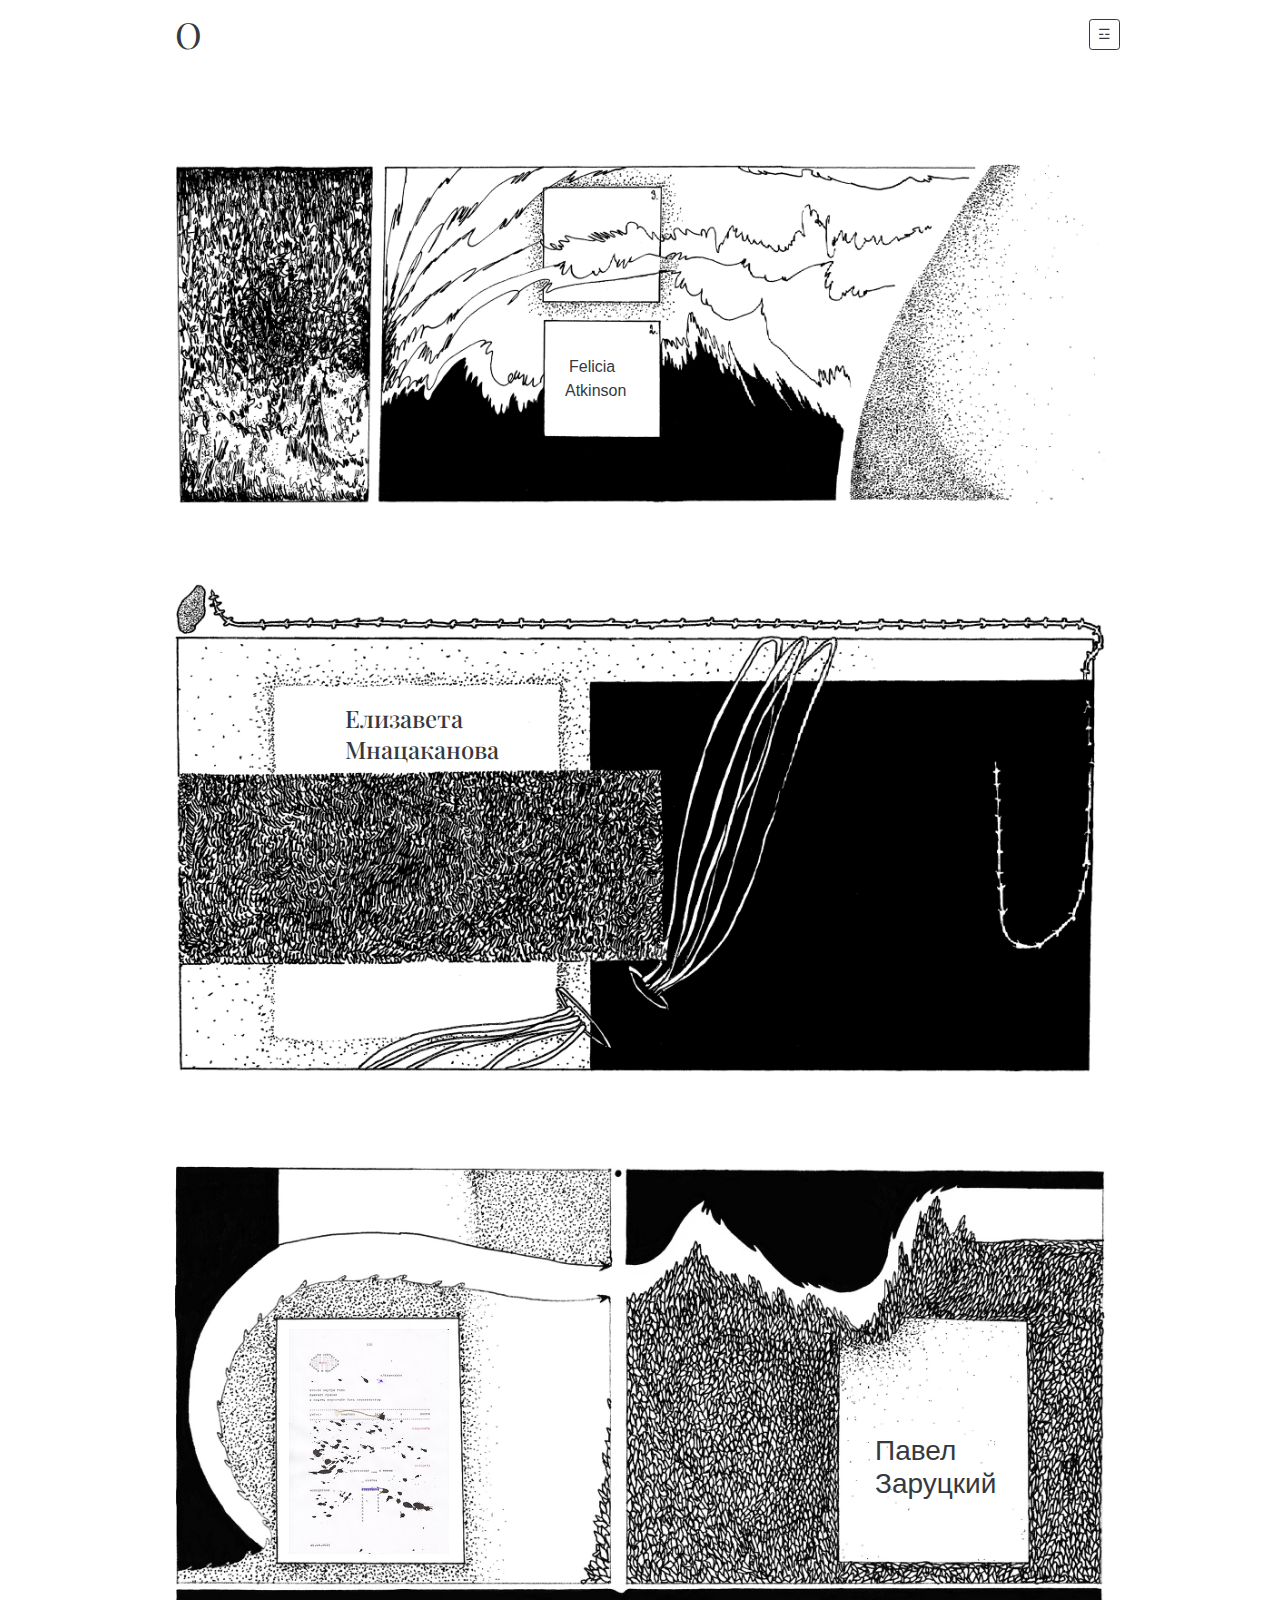
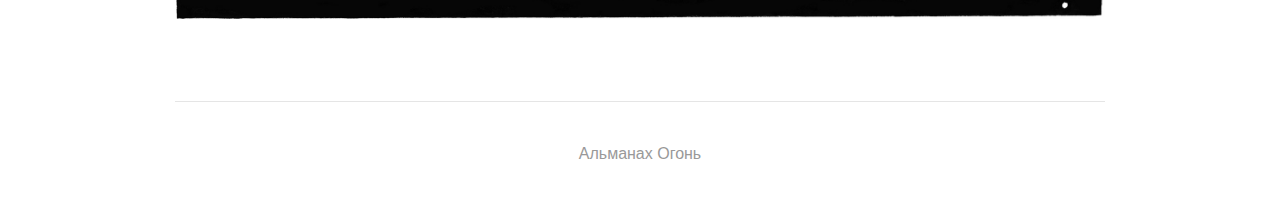
<file: start.html>
<!doctype html>
<html lang="en">
  <head>
    <meta charset="utf-8">
    <meta name="viewport" content="width=device-width, initial-scale=1, shrink-to-fit=no">
    <meta name="description" content="">
    <meta name="author" content="MxPxFx, Ian Kurba, Катя Хасина, holistic agency, Альманах Огонь">
    <title>Огонь</title>
    
<link href="css/style.css" rel="stylesheet">
    <!-- Bootstrap core CSS -->
<link href="css/bootstrap.min.css" rel="stylesheet">


    <style>
      .bd-placeholder-img {
        font-size: 1.125rem;
        text-anchor: middle;
        -webkit-user-select: none;
        -moz-user-select: none;
        -ms-user-select: none;
        user-select: none;
      }

      @media (min-width: 768px) {
        .bd-placeholder-img-lg {
          font-size: 3.5rem;
        }
      }
    </style>
    <!-- Custom styles for this template -->
    <link href="css/product.css" rel="stylesheet">
    <!-- Custom styles for this template -->
    <link href="https://fonts.googleapis.com/css?family=Playfair+Display:700,900" rel="stylesheet">
    <!-- Custom styles for this template -->
    <link href="css/blog.css" rel="stylesheet">
    
  </head>
  <body>
   
<div class="container">
  <header class="blog-header py-3">
    <div class="row flex-nowrap justify-content-between align-items-center">
      <div class="col-4 text-left">
        <a class="blog-header-logo text-dark" href="start.html">O</a>
      </div>
      
      
      <div class="dropdown">
  <a class="btn btn-sm btn-outline-secondary btn-outline-dark" href="#" role="button" id="dropdownMenuLink" data-toggle="dropdown" aria-haspopup="true" aria-expanded="false">
    ☲
  </a>

  <div class="dropdown-menu dropdown-menu-right" aria-labelledby="dropdownMenuLink">
    <a class="dropdown-item" href="#">Кто мы</a>
    <a class="dropdown-item" href="mozaika.html">Что это</a>
    <a class="dropdown-item" href="#">Что дальше</a>
  </div>
</div>
      
      
      
    </div>
  </header>
	
  <br><br><br><br>
  
  <div class="flex-row">
  <img src="images/pic03_1024x2.jpg" class="w-100" alt=""/>
  <div style="margin-top: -150px; margin-left: 390px; width: 100px;"><a class="p-1 text-dark" href="#">Felicia Atkinson</a></div>
  </div>

   <div class="flex-row">
    <div class="flex-column"><img src="images/spacer.gif" height="180" alt=""/></div>
   </div>

  <div class="flex-row">
  <img src="images/pic02_1024x2.jpg" class="w-100" alt=""/>
  <div style="margin-top: -370px; margin-left: 170px; width: 100px;" class="display-41"><a class="h4 text-dark" style="font-family: 'Playfair Display', Georgia, 'Times New Roman', serif;" href="#">Елизавета Мнацаканова</a></div>
  </div>
  
  <div class="flex-row">
    <div class="flex-column"><img src="images/spacer.gif" height="400" alt=""/></div>
  </div>
  
  <div class="flex-row">
  <img src="images/pic01_1024x2.jpg" class="w-100" alt=""/>
  <div style="margin-top: -290px; margin-left: 110px; width: 160px;"><a class="p-1 text-dark" href="pz.html"><img src="images/PZ_01_280.jpg" alt="" class="w-100"/></a></div>
    <div style="margin-top: -120px; margin-left: 700px; width: 100px;"><a class="text-dark h3" href="pz.html">Павел Заруцкий</a></div>
  </div>

  <div class="flex-row">
    <div class="flex-column"><img src="images/spacer.gif" height="200" alt=""/></div>
  </div>
 
  
   
<footer class="blog-footer bg-transparent">
  <p>Альманах Огонь</p>
</footer>

  </div>

<script src="js/jquery-3.3.1.slim.min.js"></script>
      <script>window.jQuery || document.write('<script src="js/jquery-slim.min.js"><\/script>')</script><script src="js/bootstrap.bundle.min.js"></script></body>
</html>
</file>
<file: css/style.css>
@charset "UTF-8";
/* CSS Document */
.pic03 {
    background-image: url('../images/pic03_1024x1.jpg');
    background-position: center center;
    background-repeat: no-repeat;
    background-size: 1024px 376px; /* size of the logo image @ 1x */
}
@media /* only for retina displays */
only screen and (-webkit-min-device-pixel-ratio: 2),
only screen and (min--moz-device-pixel-ratio: 2),
only screen and (min-device-pixel-ratio: 2),
only screen and (-webkit-min-device-pixel-ratio: 2),
only screen and (min-resolution: 192dpi),
only screen and (min-resolution: 2dppx) {
    .pic03 {
        background-image: url('../images/pic03_1024x2.jpg');
    }
}

/*=======================*/

.max00img {
	background-image:url(../images/pic03_1024x1.jpg);
}

.btn-outline-secondary:hover {
color: #fff;
background-color: #000000;
border-color: #000000;
}


.blog-header {
border-bottom: none!important;
}

outline-dark:focus, btn-outline-secondary:focus {
box-shadow: 0 0 0 0rem rgba(52,58,64,.5)!important;
}
btn-outline-secondary:focus {
box-shadow: 0 0 0 0rem rgba(52,58,64,.5)!important;
}


.dropdown-item:active {
color: #fff;
text-decoration: none;
background-color:rgba(241,53,1,1.00)!important;
}


.diagram {
width: 100%;
height: 100%;
min-width: 800px;
min-height: 800px;
}
</file>
<file: css/blog.css>
/* stylelint-disable selector-list-comma-newline-after */

.blog-header {
  line-height: 1;
  border-bottom: 1px solid #e5e5e5;
}

.blog-header-logo {
  font-family: "Playfair Display", Georgia, "Times New Roman", serif;
  font-size: 2.25rem;
}

.blog-header-logo:hover {
  text-decoration: none;
}

h1, h2, h3, h4, h5, h6 {
  font-family: "Playfair Display", Georgia, "Times New Roman", serif;
}

.display-4 {
  font-size: 2.5rem;
}
@media (min-width: 768px) {
  .display-4 {
    font-size: 3rem;
  }
}

.nav-scroller {
  position: relative;
  z-index: 2;
  height: 2.75rem;
  overflow-y: hidden;
}

.nav-scroller .nav {
  display: -ms-flexbox;
  display: flex;
  -ms-flex-wrap: nowrap;
  flex-wrap: nowrap;
  padding-bottom: 1rem;
  margin-top: -1px;
  overflow-x: auto;
  text-align: center;
  white-space: nowrap;
  -webkit-overflow-scrolling: touch;
}

.nav-scroller .nav-link {
  padding-top: .75rem;
  padding-bottom: .75rem;
  font-size: .875rem;
}

.card-img-right {
  height: 100%;
  border-radius: 0 3px 3px 0;
}

.flex-auto {
  -ms-flex: 0 0 auto;
  flex: 0 0 auto;
}

.h-250 { height: 250px; }
@media (min-width: 768px) {
  .h-md-250 { height: 250px; }
}

/*
 * Blog name and description
 */
.blog-title {
  margin-bottom: 0;
  font-size: 2rem;
  font-weight: 400;
}
.blog-description {
  font-size: 1.1rem;
  color: #999;
}

@media (min-width: 40em) {
  .blog-title {
    font-size: 3.5rem;
  }
}

/* Pagination */
.blog-pagination {
  margin-bottom: 4rem;
}
.blog-pagination > .btn {
  border-radius: 2rem;
}

/*
 * Blog posts
 */
.blog-post {
  margin-bottom: 4rem;
}
.blog-post-title {
  margin-bottom: .25rem;
  font-size: 2.5rem;
}
.blog-post-meta {
  margin-bottom: 1.25rem;
  color: #999;
}

/*
 * Footer
 */
.blog-footer {
  padding: 2.5rem 0;
  color: #999;
  text-align: center;
  background-color: #f9f9f9;
  border-top: .05rem solid #e5e5e5;
}
.blog-footer p:last-child {
  margin-bottom: 0;
}
</file>
<file: css/product.css>
.container {
  max-width: 960px;
}

/*
 * Custom translucent site header
 */

.site-header {
  background-color: rgba(0, 0, 0, .85);
  -webkit-backdrop-filter: saturate(180%) blur(20px);
  backdrop-filter: saturate(180%) blur(20px);
}
.site-header a {
  color: #999;
  transition: ease-in-out color .15s;
}
.site-header a:hover {
  color: #fff;
  text-decoration: none;
}

/*
 * Dummy devices (replace them with your own or something else entirely!)
 */

.product-device {
  position: absolute;
  right: 10%;
  bottom: -30%;
  width: 300px;
  height: 540px;
  background-color: #333;
  border-radius: 21px;
  -webkit-transform: rotate(30deg);
  transform: rotate(30deg);
}

.product-device::before {
  position: absolute;
  top: 10%;
  right: 10px;
  bottom: 10%;
  left: 10px;
  content: "";
  background-color: rgba(255, 255, 255, .1);
  border-radius: 5px;
}

.product-device-2 {
  top: -25%;
  right: auto;
  bottom: 0;
  left: 5%;
  background-color: #e5e5e5;
}


/*
 * Extra utilities
 */

.flex-equal > * {
  -ms-flex: 1;
  flex: 1;
}
@media (min-width: 768px) {
  .flex-md-equal > * {
    -ms-flex: 1;
    flex: 1;
  }
}

.overflow-hidden { overflow: hidden; }
</file>
